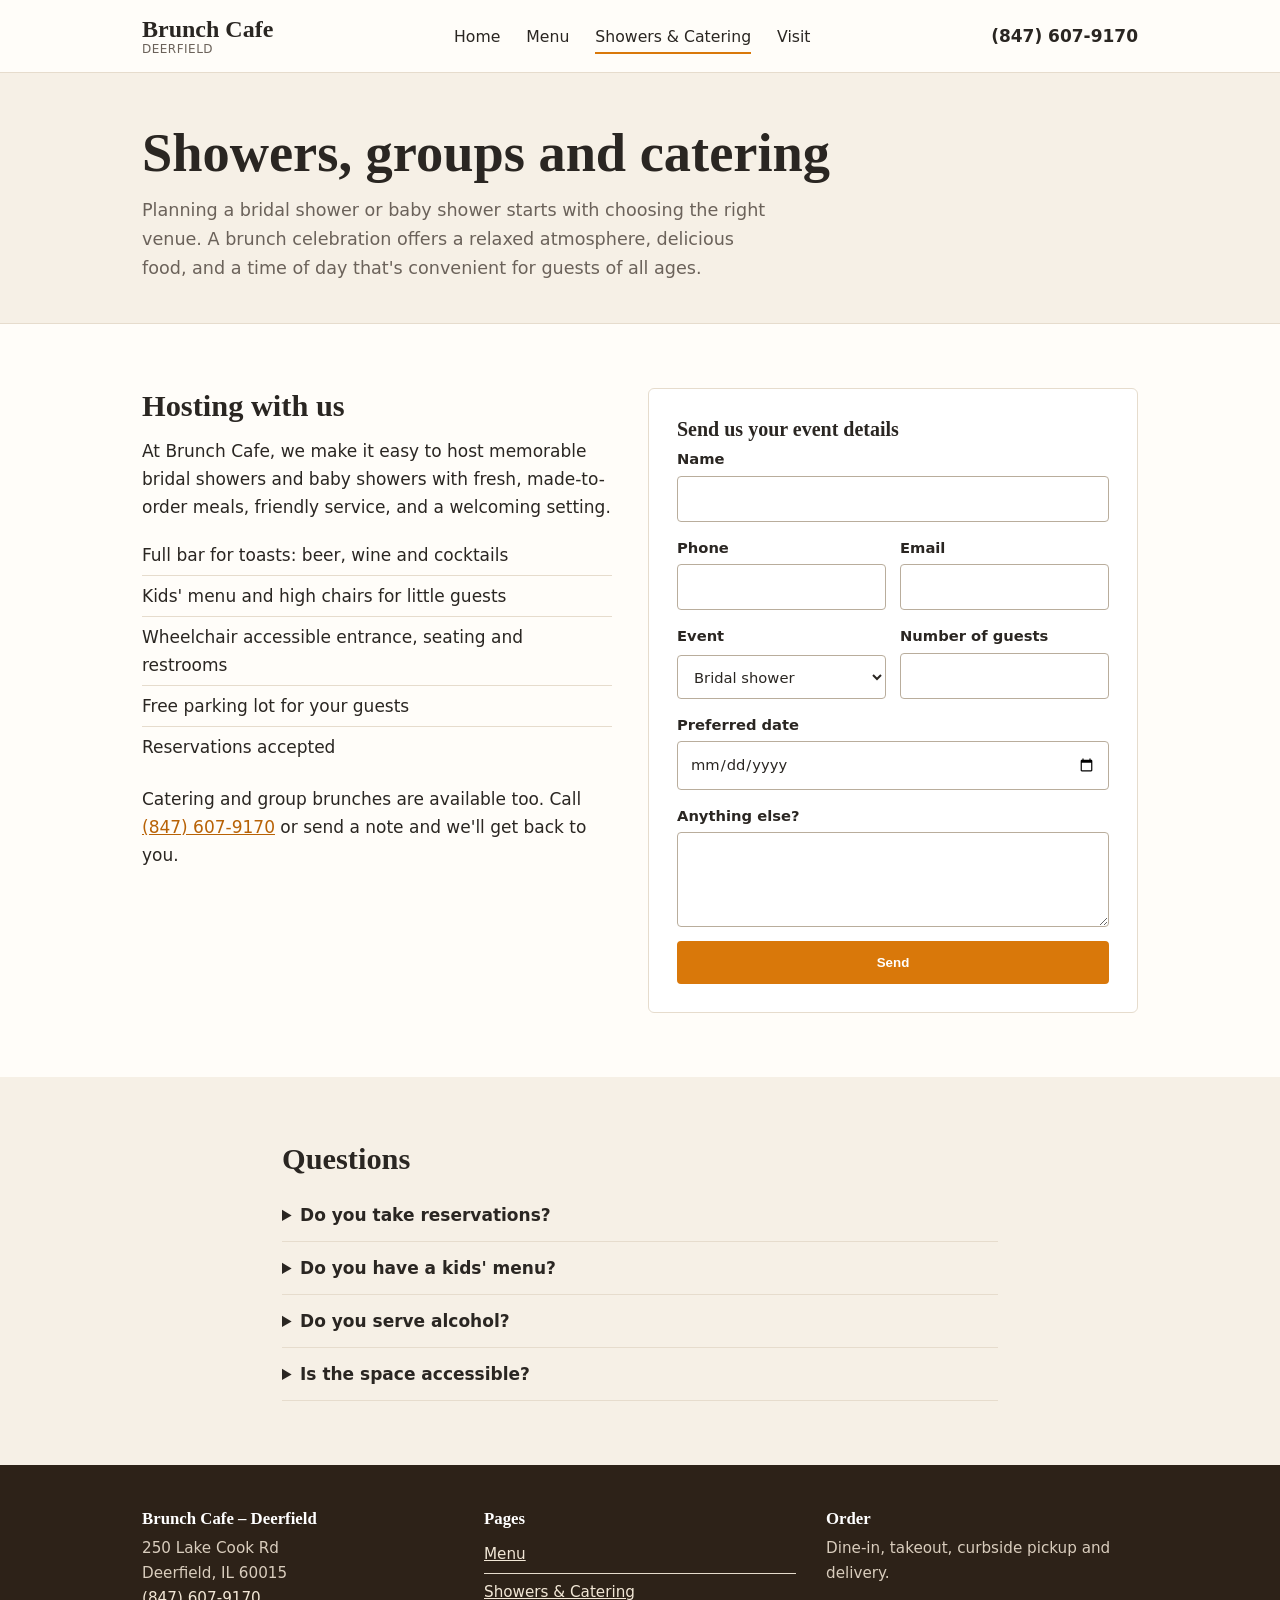
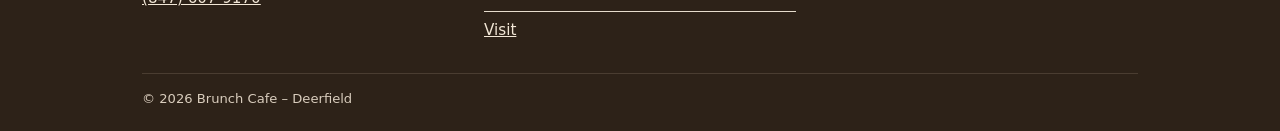
<file: events.html>
<!doctype html>
<html lang="en">
<head>
<meta charset="utf-8">
<meta name="viewport" content="width=device-width, initial-scale=1">
<title>Bridal &amp; Baby Showers, Catering | Brunch Cafe Deerfield</title>
<meta name="description" content="Host your bridal shower, baby shower or group brunch at Brunch Cafe in Deerfield, IL. Catering available.">
<meta name="theme-color" content="#2d2218">
<link rel="icon" href="data:image/svg+xml,%3Csvg xmlns='http://www.w3.org/2000/svg' viewBox='0 0 64 64'%3E%3Crect width='64' height='64' fill='%232d2218'/%3E%3Ccircle cx='32' cy='32' r='16' fill='%23d9780a'/%3E%3C/svg%3E">
<link rel="stylesheet" href="styles.css">
</head>
<body>
<a class="skip" href="#main">Skip to content</a>
<header class="site">
  <div class="wrap nav">
    <a class="logo" href="index.html">Brunch Cafe<small>DEERFIELD</small></a>
    <ul>
      <li><a href="index.html">Home</a></li>
      <li><a href="menu.html">Menu</a></li>
      <li><a href="events.html" aria-current="page">Showers &amp; Catering</a></li>
      <li><a href="visit.html">Visit</a></li>
    </ul>
    <div class="nav-right">
      <a class="phone" href="tel:+18476079170">(847) 607-9170</a>
      <button class="menu-toggle" aria-expanded="false">Menu</button>
    </div>
  </div>
</header>

<main id="main">
<div class="pagehead">
  <div class="wrap">
    <h1>Showers, groups and catering</h1>
    <p>Planning a bridal shower or baby shower starts with choosing the right venue. A brunch celebration offers a relaxed atmosphere, delicious food, and a time of day that's convenient for guests of all ages.</p>
  </div>
</div>

<section>
  <div class="wrap cols two">
    <div>
      <h2>Hosting with us</h2>
      <p>At Brunch Cafe, we make it easy to host memorable bridal showers and baby showers with fresh, made-to-order meals, friendly service, and a welcoming setting.</p>
      <ul class="plain" style="list-style:none">
        <li style="padding:6px 0;border-bottom:1px solid var(--line)">Full bar for toasts: beer, wine and cocktails</li>
        <li style="padding:6px 0;border-bottom:1px solid var(--line)">Kids' menu and high chairs for little guests</li>
        <li style="padding:6px 0;border-bottom:1px solid var(--line)">Wheelchair accessible entrance, seating and restrooms</li>
        <li style="padding:6px 0;border-bottom:1px solid var(--line)">Free parking lot for your guests</li>
        <li style="padding:6px 0">Reservations accepted</li>
      </ul>
      <p style="margin-top:18px">Catering and group brunches are available too. Call <a href="tel:+18476079170">(847) 607-9170</a> or send a note and we'll get back to you.</p>
    </div>
    <div class="box" id="inquiry">
      <h3>Send us your event details</h3>
      <form class="inquiry">
        <label>Name<input type="text" name="name" required autocomplete="name"></label>
        <div class="pair">
          <label>Phone<input type="tel" name="phone" required autocomplete="tel"></label>
          <label>Email<input type="email" name="email" autocomplete="email"></label>
        </div>
        <div class="pair">
          <label>Event
            <select name="type"><option>Bridal shower</option><option>Baby shower</option><option>Group brunch</option><option>Catering</option><option>Other</option></select>
          </label>
          <label>Number of guests<input type="number" name="guests" min="1"></label>
        </div>
        <label>Preferred date<input type="date" name="date"></label>
        <label>Anything else?<textarea name="notes" rows="3"></textarea></label>
        <button class="btn" type="submit">Send</button>
      </form>
      <div class="thanks" role="status"><b>Thanks!</b> We'll be in touch soon. You can also call (847) 607-9170.</div>
    </div>
  </div>
</section>

<section class="soft">
  <div class="narrow">
    <h2>Questions</h2>
    <details><summary>Do you take reservations?</summary><p>Yes. Reservations are accepted and recommended for brunch.</p></details>
    <details><summary>Do you have a kids' menu?</summary><p>Yes, and we have high chairs.</p></details>
    <details><summary>Do you serve alcohol?</summary><p>Yes. We have a bar onsite with beer, wine, cocktails and hard liquor.</p></details>
    <details><summary>Is the space accessible?</summary><p>Yes. The entrance, parking lot, restroom and seating are wheelchair accessible.</p></details>
  </div>
</section>
</main>

<footer class="site">
  <div class="wrap">
    <div class="cols">
      <div><h3>Brunch Cafe – Deerfield</h3><p>250 Lake Cook Rd<br>Deerfield, IL 60015<br><a href="tel:+18476079170">(847) 607-9170</a></p></div>
      <div><h3>Pages</h3><ul><li><a href="menu.html">Menu</a></li><li><a href="events.html">Showers &amp; Catering</a></li><li><a href="visit.html">Visit</a></li></ul></div>
      <div><h3>Order</h3><p>Dine-in, takeout, curbside pickup and delivery.</p></div>
    </div>
    <div class="legal">© <span class="yr"></span> Brunch Cafe – Deerfield</div>
  </div>
</footer>
<div class="callbar"><a href="tel:+18476079170">Call</a><a href="https://www.google.com/maps/dir/?api=1&destination=250+Lake+Cook+Rd+Deerfield+IL+60015">Directions</a></div>
<script src="script.js"></script>
</body>
</html>
</file>
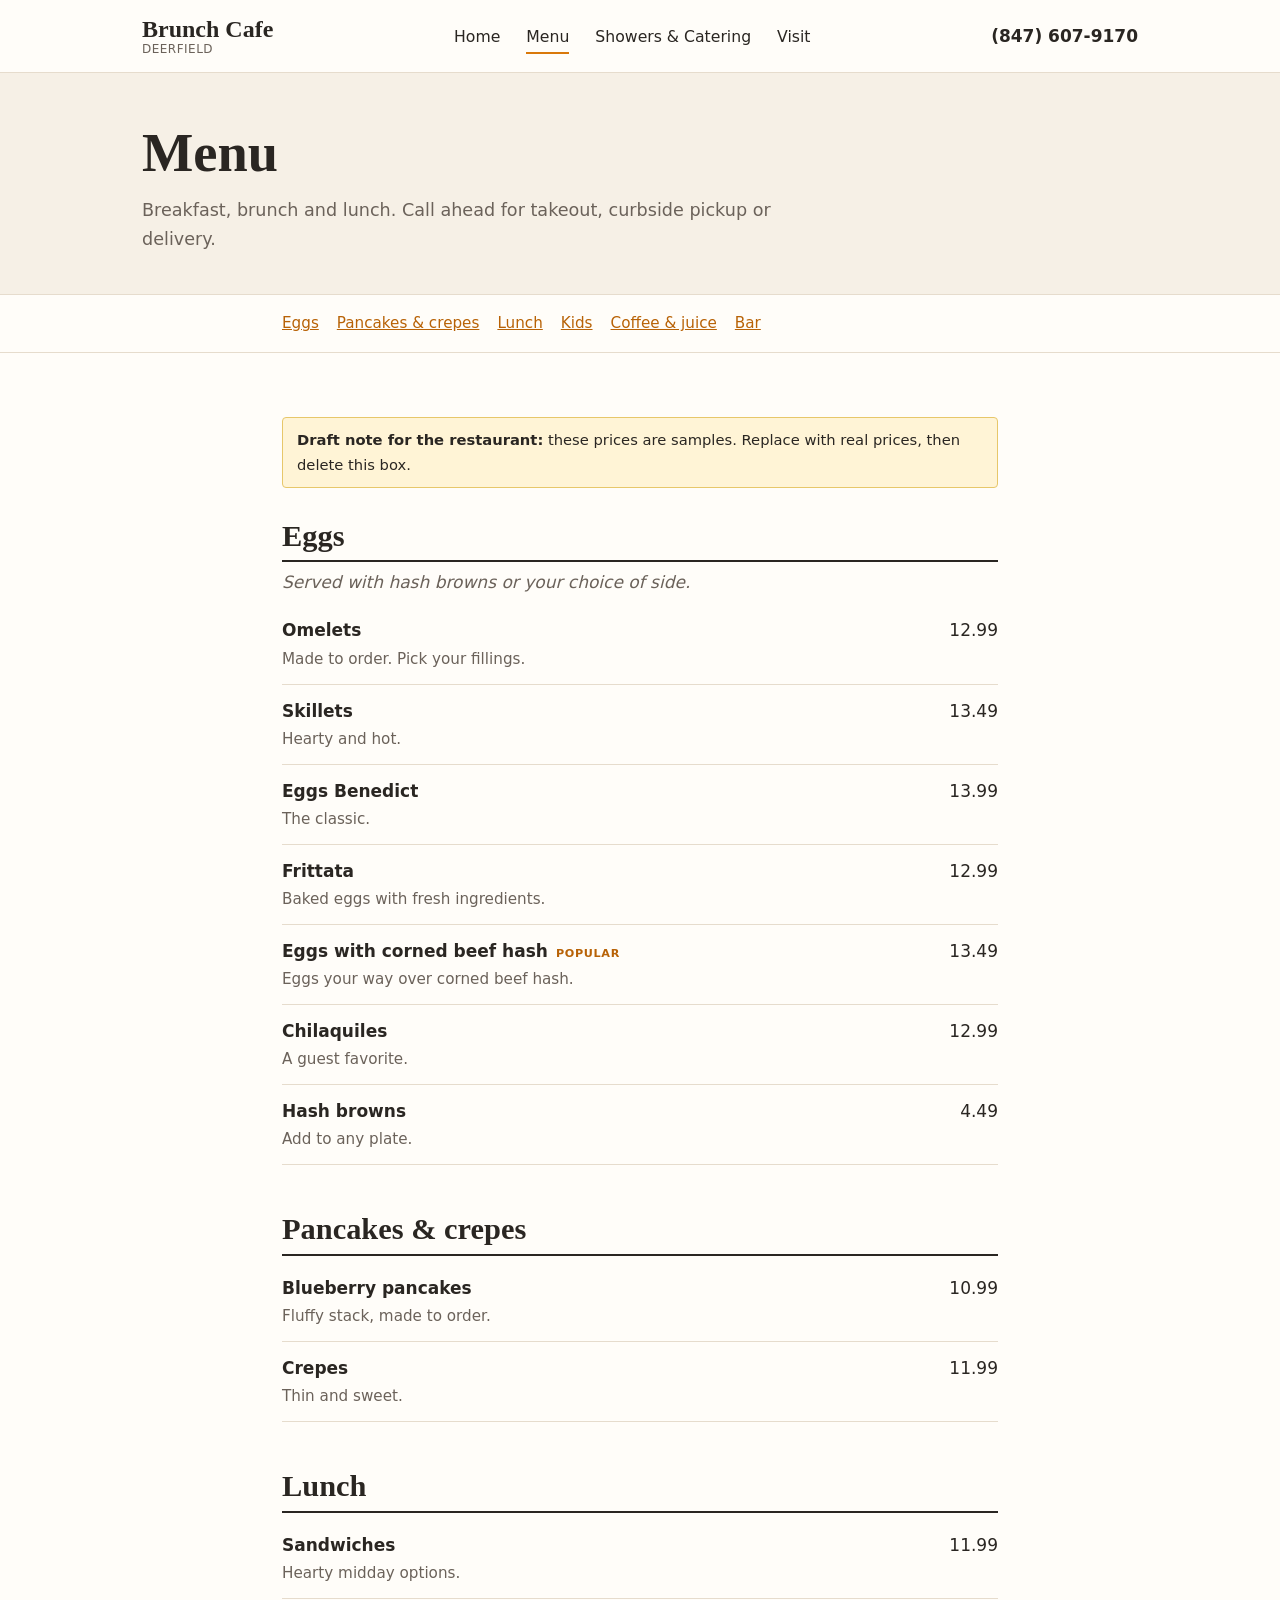
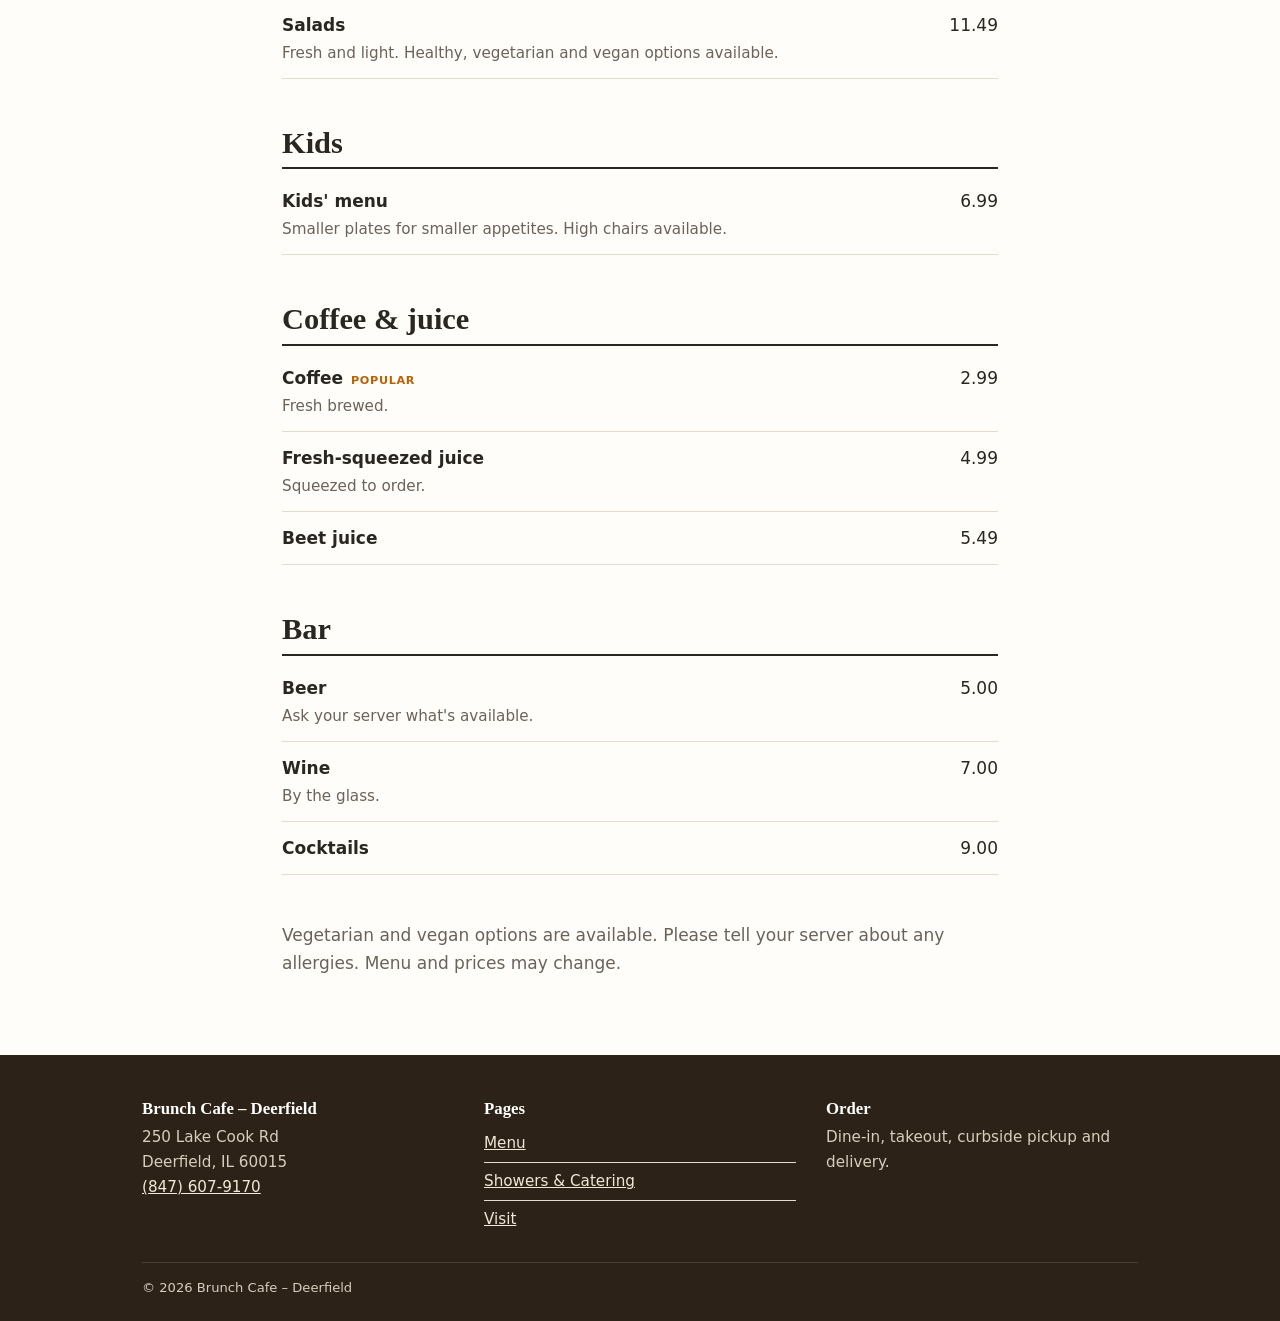
<file: menu.html>
<!doctype html>
<html lang="en">
<head>
<meta charset="utf-8">
<meta name="viewport" content="width=device-width, initial-scale=1">
<title>Menu | Brunch Cafe Deerfield</title>
<meta name="description" content="Omelets, skillets, eggs Benedict, chilaquiles, pancakes, crepes, sandwiches, salads, juices, coffee and a full bar at Brunch Cafe in Deerfield, IL.">
<meta name="theme-color" content="#2d2218">
<link rel="icon" href="data:image/svg+xml,%3Csvg xmlns='http://www.w3.org/2000/svg' viewBox='0 0 64 64'%3E%3Crect width='64' height='64' fill='%232d2218'/%3E%3Ccircle cx='32' cy='32' r='16' fill='%23d9780a'/%3E%3C/svg%3E">
<link rel="stylesheet" href="styles.css">
</head>
<body>
<a class="skip" href="#main">Skip to content</a>
<header class="site">
  <div class="wrap nav">
    <a class="logo" href="index.html">Brunch Cafe<small>DEERFIELD</small></a>
    <ul>
      <li><a href="index.html">Home</a></li>
      <li><a href="menu.html" aria-current="page">Menu</a></li>
      <li><a href="events.html">Showers &amp; Catering</a></li>
      <li><a href="visit.html">Visit</a></li>
    </ul>
    <div class="nav-right">
      <a class="phone" href="tel:+18476079170">(847) 607-9170</a>
      <button class="menu-toggle" aria-expanded="false">Menu</button>
    </div>
  </div>
</header>

<main id="main">
<div class="pagehead">
  <div class="wrap">
    <h1>Menu</h1>
    <p>Breakfast, brunch and lunch. Call ahead for takeout, curbside pickup or delivery.</p>
  </div>
</div>

<div class="menu-nav">
  <div class="narrow">
    <a href="#eggs">Eggs</a><a href="#sweet">Pancakes &amp; crepes</a><a href="#lunch">Lunch</a><a href="#kids">Kids</a><a href="#drinks">Coffee &amp; juice</a><a href="#bar">Bar</a>
  </div>
</div>

<section>
  <div class="narrow">
    <div class="draft"><b>Draft note for the restaurant:</b> these prices are samples. Replace with real prices, then delete this box.</div>

    <div class="msec" id="eggs">
      <h2>Eggs</h2>
      <div class="note">Served with hash browns or your choice of side.</div>
      <div class="item"><div class="row"><b>Omelets</b><span class="price">12.99</span></div><p>Made to order. Pick your fillings.</p></div>
      <div class="item"><div class="row"><b>Skillets</b><span class="price">13.49</span></div><p>Hearty and hot.</p></div>
      <div class="item"><div class="row"><b>Eggs Benedict</b><span class="price">13.99</span></div><p>The classic.</p></div>
      <div class="item"><div class="row"><b>Frittata</b><span class="price">12.99</span></div><p>Baked eggs with fresh ingredients.</p></div>
      <div class="item"><div class="row"><b>Eggs with corned beef hash<span class="tag">Popular</span></b><span class="price">13.49</span></div><p>Eggs your way over corned beef hash.</p></div>
      <div class="item"><div class="row"><b>Chilaquiles</b><span class="price">12.99</span></div><p>A guest favorite.</p></div>
      <div class="item"><div class="row"><b>Hash browns</b><span class="price">4.49</span></div><p>Add to any plate.</p></div>
    </div>

    <div class="msec" id="sweet">
      <h2>Pancakes &amp; crepes</h2>
      <div class="item"><div class="row"><b>Blueberry pancakes</b><span class="price">10.99</span></div><p>Fluffy stack, made to order.</p></div>
      <div class="item"><div class="row"><b>Crepes</b><span class="price">11.99</span></div><p>Thin and sweet.</p></div>
    </div>

    <div class="msec" id="lunch">
      <h2>Lunch</h2>
      <div class="item"><div class="row"><b>Sandwiches</b><span class="price">11.99</span></div><p>Hearty midday options.</p></div>
      <div class="item"><div class="row"><b>Salads</b><span class="price">11.49</span></div><p>Fresh and light. Healthy, vegetarian and vegan options available.</p></div>
    </div>

    <div class="msec" id="kids">
      <h2>Kids</h2>
      <div class="item"><div class="row"><b>Kids' menu</b><span class="price">6.99</span></div><p>Smaller plates for smaller appetites. High chairs available.</p></div>
    </div>

    <div class="msec" id="drinks">
      <h2>Coffee &amp; juice</h2>
      <div class="item"><div class="row"><b>Coffee<span class="tag">Popular</span></b><span class="price">2.99</span></div><p>Fresh brewed.</p></div>
      <div class="item"><div class="row"><b>Fresh-squeezed juice</b><span class="price">4.99</span></div><p>Squeezed to order.</p></div>
      <div class="item"><div class="row"><b>Beet juice</b><span class="price">5.49</span></div></div>
    </div>

    <div class="msec" id="bar">
      <h2>Bar</h2>
      <div class="item"><div class="row"><b>Beer</b><span class="price">5.00</span></div><p>Ask your server what's available.</p></div>
      <div class="item"><div class="row"><b>Wine</b><span class="price">7.00</span></div><p>By the glass.</p></div>
      <div class="item"><div class="row"><b>Cocktails</b><span class="price">9.00</span></div></div>
    </div>

    <p class="muted">Vegetarian and vegan options are available. Please tell your server about any allergies. Menu and prices may change.</p>
  </div>
</section>
</main>

<footer class="site">
  <div class="wrap">
    <div class="cols">
      <div><h3>Brunch Cafe – Deerfield</h3><p>250 Lake Cook Rd<br>Deerfield, IL 60015<br><a href="tel:+18476079170">(847) 607-9170</a></p></div>
      <div><h3>Pages</h3><ul><li><a href="menu.html">Menu</a></li><li><a href="events.html">Showers &amp; Catering</a></li><li><a href="visit.html">Visit</a></li></ul></div>
      <div><h3>Order</h3><p>Dine-in, takeout, curbside pickup and delivery.</p></div>
    </div>
    <div class="legal">© <span class="yr"></span> Brunch Cafe – Deerfield</div>
  </div>
</footer>
<div class="callbar"><a href="tel:+18476079170">Call</a><a href="https://www.google.com/maps/dir/?api=1&destination=250+Lake+Cook+Rd+Deerfield+IL+60015">Directions</a></div>
<script src="script.js"></script>
</body>
</html>
</file>
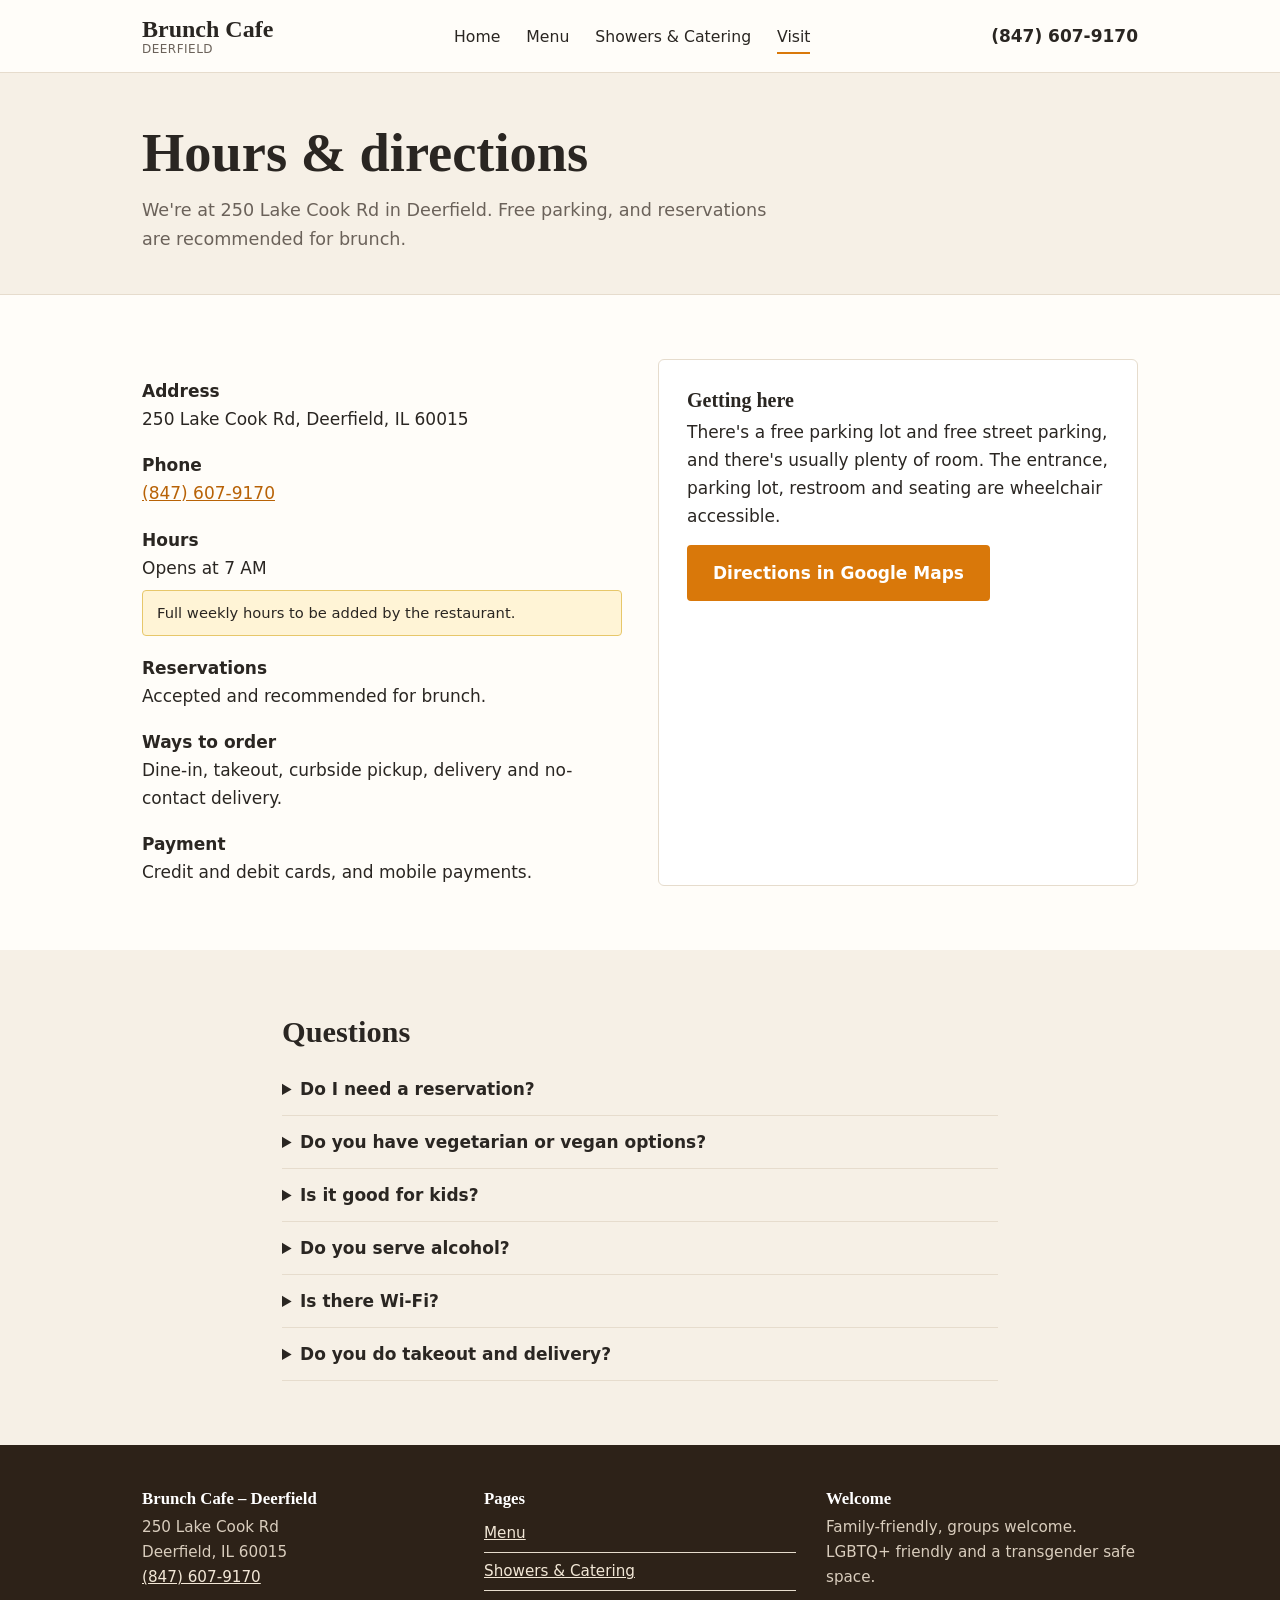
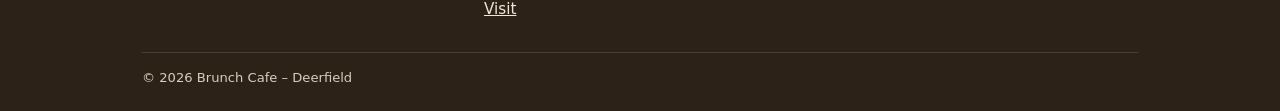
<file: visit.html>
<!doctype html>
<html lang="en">
<head>
<meta charset="utf-8">
<meta name="viewport" content="width=device-width, initial-scale=1">
<title>Hours &amp; Directions | Brunch Cafe Deerfield</title>
<meta name="description" content="Brunch Cafe, 250 Lake Cook Rd, Deerfield, IL 60015. Hours, directions, parking and accessibility.">
<meta name="theme-color" content="#2d2218">
<link rel="icon" href="data:image/svg+xml,%3Csvg xmlns='http://www.w3.org/2000/svg' viewBox='0 0 64 64'%3E%3Crect width='64' height='64' fill='%232d2218'/%3E%3Ccircle cx='32' cy='32' r='16' fill='%23d9780a'/%3E%3C/svg%3E">
<link rel="stylesheet" href="styles.css">
</head>
<body>
<a class="skip" href="#main">Skip to content</a>
<header class="site">
  <div class="wrap nav">
    <a class="logo" href="index.html">Brunch Cafe<small>DEERFIELD</small></a>
    <ul>
      <li><a href="index.html">Home</a></li>
      <li><a href="menu.html">Menu</a></li>
      <li><a href="events.html">Showers &amp; Catering</a></li>
      <li><a href="visit.html" aria-current="page">Visit</a></li>
    </ul>
    <div class="nav-right">
      <a class="phone" href="tel:+18476079170">(847) 607-9170</a>
      <button class="menu-toggle" aria-expanded="false">Menu</button>
    </div>
  </div>
</header>

<main id="main">
<div class="pagehead">
  <div class="wrap">
    <h1>Hours &amp; directions</h1>
    <p>We're at 250 Lake Cook Rd in Deerfield. Free parking, and reservations are recommended for brunch.</p>
  </div>
</div>

<section>
  <div class="wrap cols two">
    <dl class="info">
      <dt>Address</dt><dd>250 Lake Cook Rd, Deerfield, IL 60015</dd>
      <dt>Phone</dt><dd><a href="tel:+18476079170">(847) 607-9170</a></dd>
      <dt>Hours</dt>
      <dd>Opens at 7 AM<!-- OWNER: add full weekly hours --><div class="draft" style="margin:8px 0 0">Full weekly hours to be added by the restaurant.</div></dd>
      <dt>Reservations</dt><dd>Accepted and recommended for brunch.</dd>
      <dt>Ways to order</dt><dd>Dine-in, takeout, curbside pickup, delivery and no-contact delivery.</dd>
      <dt>Payment</dt><dd>Credit and debit cards, and mobile payments.</dd>
    </dl>
    <div class="box">
      <h3>Getting here</h3>
      <p>There's a free parking lot and free street parking, and there's usually plenty of room. The entrance, parking lot, restroom and seating are wheelchair accessible.</p>
      <a class="btn" href="https://www.google.com/maps/dir/?api=1&destination=250+Lake+Cook+Rd+Deerfield+IL+60015" target="_blank" rel="noopener">Directions in Google Maps</a>
    </div>
  </div>
</section>

<section class="soft">
  <div class="narrow">
    <h2>Questions</h2>
    <details><summary>Do I need a reservation?</summary><p>Reservations are accepted and recommended for brunch. Call (847) 607-9170.</p></details>
    <details><summary>Do you have vegetarian or vegan options?</summary><p>Yes. Ask your server, and let us know about any allergies.</p></details>
    <details><summary>Is it good for kids?</summary><p>Yes. We have a kids' menu and high chairs.</p></details>
    <details><summary>Do you serve alcohol?</summary><p>Yes. We have an onsite bar with beer, wine, cocktails and hard liquor.</p></details>
    <details><summary>Is there Wi-Fi?</summary><p>Yes, free for guests.</p></details>
    <details><summary>Do you do takeout and delivery?</summary><p>Yes: takeout, curbside pickup, delivery and no-contact delivery. Call to order.</p></details>
  </div>
</section>
</main>

<footer class="site">
  <div class="wrap">
    <div class="cols">
      <div><h3>Brunch Cafe – Deerfield</h3><p>250 Lake Cook Rd<br>Deerfield, IL 60015<br><a href="tel:+18476079170">(847) 607-9170</a></p></div>
      <div><h3>Pages</h3><ul><li><a href="menu.html">Menu</a></li><li><a href="events.html">Showers &amp; Catering</a></li><li><a href="visit.html">Visit</a></li></ul></div>
      <div><h3>Welcome</h3><p>Family-friendly, groups welcome. LGBTQ+ friendly and a transgender safe space.</p></div>
    </div>
    <div class="legal">© <span class="yr"></span> Brunch Cafe – Deerfield</div>
  </div>
</footer>
<div class="callbar"><a href="tel:+18476079170">Call</a><a href="https://www.google.com/maps/dir/?api=1&destination=250+Lake+Cook+Rd+Deerfield+IL+60015">Directions</a></div>
<script src="script.js"></script>
</body>
</html>
</file>
<file: styles.css>
/* Brunch Cafe Deerfield - plain, fast, no external requests */
:root{
  --bg:#fffdf9; --soft:#f6f0e6; --text:#2a2622; --muted:#6b625a; --line:#e6dccd;
  --accent:#d9780a; --accent-dark:#b86206; --brown:#2d2218;
  --serif:Georgia,"Times New Roman",serif;
  --sans:system-ui,-apple-system,"Segoe UI",Roboto,Arial,sans-serif;
}
*{box-sizing:border-box;margin:0;padding:0}
body{font-family:var(--sans);background:var(--bg);color:var(--text);line-height:1.65;font-size:17px}
h1,h2,h3{font-family:var(--serif);font-weight:700;line-height:1.2}
h1{font-size:clamp(2.2rem,5vw,3.4rem)}
h2{font-size:1.9rem;margin-bottom:12px}
h3{font-size:1.25rem;margin-bottom:6px}
p{margin-bottom:14px}
a{color:var(--accent-dark)}
a:hover{color:var(--text)}
.wrap{max-width:1040px;margin:0 auto;padding:0 22px}
.narrow{max-width:760px;margin:0 auto;padding:0 22px}
.skip{position:absolute;left:-999px;top:6px;background:#fff;padding:8px 12px;z-index:100}
.skip:focus{left:6px}

/* header */
header.site{background:var(--bg);border-bottom:1px solid var(--line);position:sticky;top:0;z-index:50}
.nav{display:flex;align-items:center;justify-content:space-between;height:72px;gap:16px}
.logo{font-family:var(--serif);font-weight:700;font-size:1.5rem;text-decoration:none;color:var(--text);line-height:1.1}
.logo small{display:block;font-family:var(--sans);font-weight:400;font-size:.75rem;color:var(--muted);letter-spacing:.04em}
.nav ul{display:flex;list-style:none;gap:26px}
.nav ul a{text-decoration:none;color:var(--text);font-size:.98rem;padding:6px 0;border-bottom:2px solid transparent}
.nav ul a:hover,.nav ul a[aria-current="page"]{border-bottom-color:var(--accent)}
.nav-right{display:flex;align-items:center;gap:14px}
.phone{font-weight:600;text-decoration:none;color:var(--text);white-space:nowrap}
.menu-toggle{display:none;background:none;border:1px solid var(--text);border-radius:4px;padding:6px 12px;font:inherit;cursor:pointer}

/* buttons */
.btn{display:inline-block;background:var(--accent);color:#fff;text-decoration:none;font-weight:600;padding:12px 24px;border-radius:4px;border:2px solid var(--accent)}
.btn:hover{background:var(--accent-dark);border-color:var(--accent-dark);color:#fff}
.btn.alt{background:transparent;color:#fff;border-color:#fff}
.btn.alt:hover{background:#fff;color:var(--brown)}
.btn.out{background:transparent;color:var(--text);border-color:var(--text)}
.btn.out:hover{background:var(--text);color:#fff}
.cta{display:flex;gap:12px;flex-wrap:wrap;margin-top:22px}

/* hero: dark brown by default, photo fades in if images/hero.jpg exists */
.hero{position:relative;background:var(--brown);color:#fff;overflow:hidden}
.hero img{position:absolute;inset:0;width:100%;height:100%;object-fit:cover;opacity:.5}
.hero .wrap{position:relative;padding-top:92px;padding-bottom:88px}
.hero p{font-size:1.2rem;max-width:30em;color:#f0e6d8}
.hero h1{margin-bottom:12px}

.infobar{background:var(--soft);border-bottom:1px solid var(--line);font-size:.97rem}
.infobar .wrap{display:flex;gap:10px 34px;flex-wrap:wrap;padding-top:14px;padding-bottom:14px}
.infobar b{font-weight:600}

section{padding:64px 0}
.soft{background:var(--soft)}
.lead{font-size:1.15rem;color:var(--text)}
.cols{display:grid;grid-template-columns:repeat(3,1fr);gap:36px}
.cols.two{grid-template-columns:1fr 1fr}
.cols ul{list-style:none}
.cols li{padding:6px 0;border-bottom:1px solid var(--line)}
.cols li:last-child{border-bottom:0}
.muted{color:var(--muted)}

/* photos (hide themselves if file missing) */
.photos{display:grid;grid-template-columns:repeat(3,1fr);gap:14px;margin-top:28px}
.photos figure{aspect-ratio:4/3;background:var(--soft);overflow:hidden}
.photos img{width:100%;height:100%;object-fit:cover;display:block}
.sidephoto{aspect-ratio:4/3;background:var(--soft);overflow:hidden}
.sidephoto img{width:100%;height:100%;object-fit:cover;display:block}

.feature{display:grid;grid-template-columns:1fr 1fr;gap:44px;align-items:center}
.feature:not(:has(.sidephoto)){grid-template-columns:1fr;max-width:760px}
.photos:not(:has(figure)){display:none}

/* page header */
.pagehead{background:var(--soft);border-bottom:1px solid var(--line);padding:48px 0 40px}
.pagehead p{color:var(--muted);max-width:36em;margin:10px 0 0;font-size:1.1rem}

/* menu */
.menu-nav{padding:14px 0;border-bottom:1px solid var(--line);font-size:.95rem}
.menu-nav a{margin-right:18px;display:inline-block;padding:2px 0}
.draft{background:#fff4d6;border:1px solid #e7c76a;border-radius:4px;padding:10px 14px;margin-bottom:30px;font-size:.92rem}
.msec{margin-bottom:46px}
.msec h2{border-bottom:2px solid var(--text);padding-bottom:6px;margin-bottom:6px}
.msec .note{color:var(--muted);font-style:italic;margin-bottom:8px}
.item{padding:12px 0;border-bottom:1px solid var(--line)}
.row{display:flex;justify-content:space-between;gap:16px;align-items:baseline}
.row b{font-weight:600}
.price{white-space:nowrap}
.item p{margin:2px 0 0;color:var(--muted);font-size:.95rem}
.tag{font-size:.7rem;font-weight:600;text-transform:uppercase;letter-spacing:.06em;color:var(--accent-dark);margin-left:8px}

/* visit */
dl.info dt{font-weight:600;margin-top:18px}
dl.info dd{color:var(--text)}
details{border-bottom:1px solid var(--line);padding:12px 0}
summary{cursor:pointer;font-weight:600}
details p{margin:8px 0 0;color:var(--muted)}

/* form */
form.inquiry{display:grid;gap:14px}
form.inquiry label{display:grid;gap:4px;font-size:.92rem;font-weight:600}
form.inquiry input,form.inquiry select,form.inquiry textarea{font:inherit;font-weight:400;padding:10px 12px;border:1px solid #b9ad9c;border-radius:4px;background:#fff;color:var(--text)}
form.inquiry .pair{display:grid;grid-template-columns:1fr 1fr;gap:14px}
.thanks{display:none;background:#e8f3e5;border:1px solid #a9cfa0;padding:16px;border-radius:4px}
.box{background:#fff;border:1px solid var(--line);border-radius:6px;padding:28px}

/* footer */
footer.site{background:var(--brown);color:#d9cdbd;padding:44px 0 22px;font-size:.95rem}
footer a{color:#f2e7d6}
footer h3{color:#fff;font-size:1.05rem}
footer .cols{gap:30px;margin-bottom:24px}
footer ul{list-style:none}
footer li{border:0;padding:2px 0}
footer .legal{border-top:1px solid #4a3d31;padding-top:14px;font-size:.82rem}

.callbar{display:none}
@media(max-width:820px){
  .menu-toggle{display:block}
  .phone{display:none}
  .nav ul{display:none;position:absolute;top:72px;left:0;right:0;background:var(--bg);flex-direction:column;gap:0;padding:6px 22px 14px;border-bottom:1px solid var(--line)}
  .nav ul.open{display:flex}
  .nav ul a{display:block;padding:10px 0}
  .cols,.cols.two,.feature,.photos{grid-template-columns:1fr}
  section{padding:46px 0}
  .hero .wrap{padding-top:60px;padding-bottom:56px}
  form.inquiry .pair{grid-template-columns:1fr}
  .callbar{display:flex;position:fixed;left:0;right:0;bottom:0;z-index:60;background:#fff;border-top:1px solid var(--line)}
  .callbar a{flex:1;text-align:center;padding:14px 8px;font-weight:600;text-decoration:none;color:var(--text)}
  .callbar a:first-child{background:var(--accent);color:#fff}
  body{padding-bottom:50px}
}
@media print{
  header.site,.callbar,footer.site,.menu-nav,.draft,.hero{display:none}
  body{background:#fff;font-size:12pt}
}
</file>
